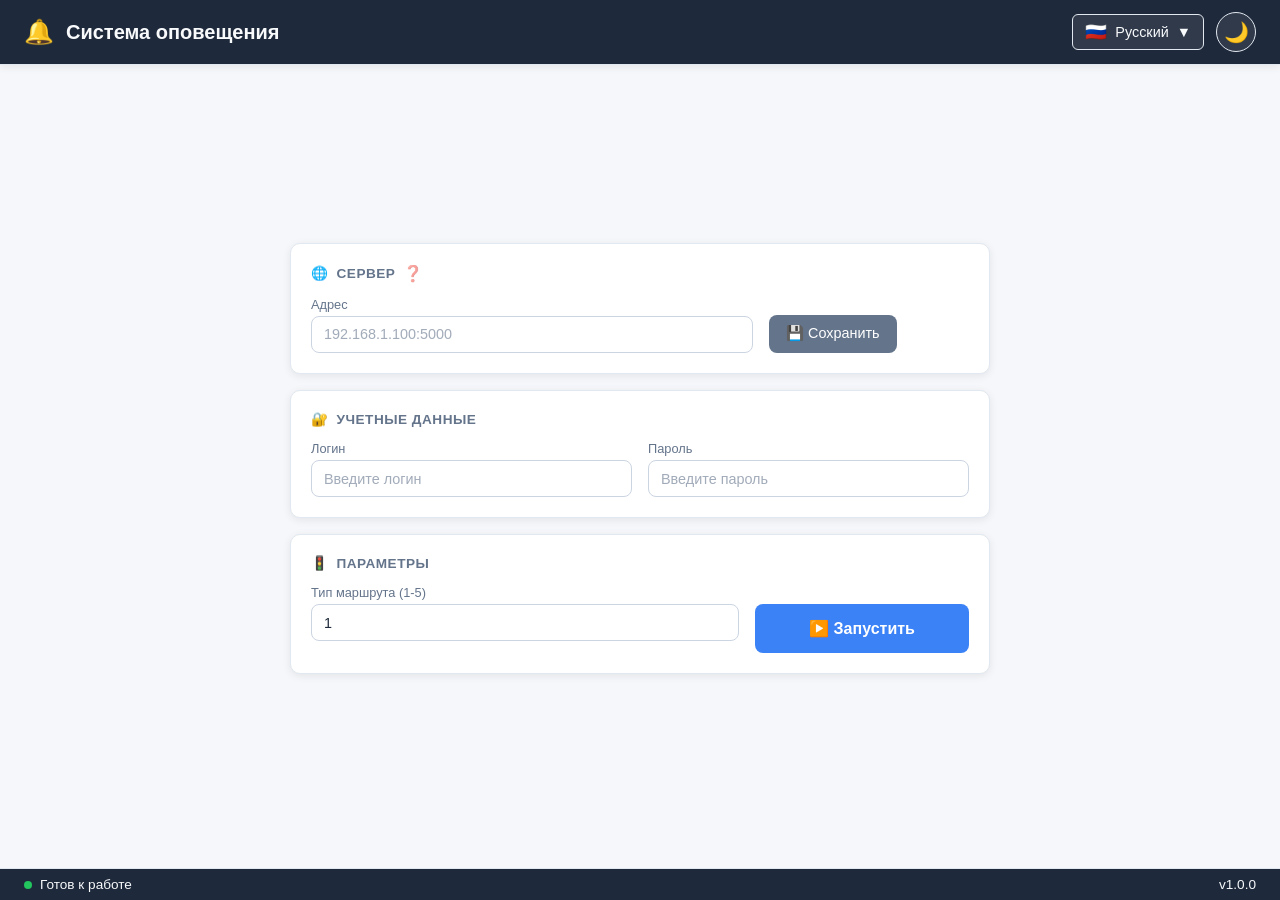
<file: SystemNotificationPersonal.StartappWeb/wwwroot/Pages/index.html>
﻿<!DOCTYPE html>
<html lang="ru">
<head>
    <meta charset="utf-8" />
    <meta name="viewport" content="width=device-width, initial-scale=1.0" />
    <link rel="stylesheet" href="../Styles/index.css">
    <title>Система оповещения</title>
</head>
<body>
    <header class="header">
        <div class="header-left">
            <span class="header-icon">🔔</span>
            <h1 data-i18n="title">Система оповещения</h1>
        </div>
        <div class="header-right">
            <div class="lang-selector">
                <div class="lang-btn" onclick="toggleLangDropdown()">
                    <span class="flag" id="currentLangFlag">🇷🇺</span>
                    <span id="currentLangName">Русский</span>
                    <span>▼</span>
                </div>
                <div class="lang-dropdown" id="langDropdown">
                    <div class="lang-option" onclick="setLanguage('ru')">
                        <span class="flag">🇷🇺</span>
                        <span class="lang-name">Русский</span>
                    </div>
                    <div class="lang-option" onclick="setLanguage('en')">
                        <span class="flag">🇬🇧</span>
                        <span class="lang-name">English</span>
                    </div>
                    <div class="lang-option" onclick="setLanguage('de')">
                        <span class="flag">🇩🇪</span>
                        <span class="lang-name">Deutsch</span>
                    </div>
                    <div class="lang-option" onclick="setLanguage('fr')">
                        <span class="flag">🇫🇷</span>
                        <span class="lang-name">Français</span>
                    </div>
                </div>
            </div>
            <div class="theme-toggle" onclick="toggleTheme()" title="Сменить тему">
                <span class="theme-icon">🌙</span>
            </div>
        </div>
    </header>
    <div class="main">
        <div class="container">
            <div class="card">
                <div class="card-title">
                    <span>🌐</span>
                    <span data-i18n="server">Сервер</span>
                    <span class="help-icon" onclick="showHelp()" title="Справка">❓</span>
                </div>
                <div class="form-row">
                    <div class="form-group" style="flex: 2;">
                        <label data-i18n="address">Адрес</label>
                        <input type="text" id="serverAddress" data-i18n-placeholder="addressPlaceholder" placeholder="192.168.1.100:5000">
                    </div>
                    <div class="form-group" style="flex: 0; display: flex; align-items: flex-end;">
                        <button class="btn btn-secondary" onclick="saveServerAddress()">
                            <span>💾</span>
                            <span data-i18n="save">Сохранить</span>
                        </button>
                    </div>
                </div>
            </div>
            <div class="card">
                <div class="card-title">
                    <span>🔐</span>
                    <span data-i18n="credentials">Учетные данные</span>
                </div>
                <div class="form-row">
                    <div class="form-group">
                        <label data-i18n="login">Логин</label>
                        <input type="text" id="login" data-i18n-placeholder="loginPlaceholder" placeholder="Введите логин">
                    </div>
                    <div class="form-group">
                        <label data-i18n="password">Пароль</label>
                        <input type="password" id="password" data-i18n-placeholder="passwordPlaceholder" placeholder="Введите пароль">
                    </div>
                </div>
            </div>
            <div class="card">
                <div class="card-title">
                    <span>🚦</span>
                    <span data-i18n="parameters">Параметры</span>
                </div>
                <div class="form-row">
                    <div class="form-group">
                        <label data-i18n="routeType">Тип маршрута (1-5)</label>
                        <input type="number" id="routeType" min="1" max="5" value="1">
                    </div>
                    <div class="form-group" style="flex: 0.5;">
                        <label>&nbsp;</label>
                        <button class="btn btn-primary btn-large" id="toggleButton" onclick="toggleNotification()">
                            <span id="btnIcon">▶️</span>
                            <span id="btnText" data-i18n="start">Запустить</span>
                        </button>
                    </div>
                </div>
            </div>
        </div>
    </div>
    <footer class="footer">
        <div class="status">
            <span class="status-dot" id="statusDot"></span>
            <span id="statusText" data-i18n="ready">Готов к работе</span>
        </div>
        <span>v1.0.0</span>
    </footer>
    <div class="toast-container" id="toastContainer"></div>
    <div class="modal" id="helpModal" onclick="if(event.target === this) closeHelpModal()">
        <div class="modal-content">
            <h3 data-i18n="help">ℹ️ Справка</h3>
            <p data-i18n="helpText">URL или IP-адрес сервера для подключения клиента. Определяет куда приложение будет отправлять запросы.</p>
            <p>
                <strong data-i18n="examples">Примеры:</strong><br>
                • 192.168.1.100:5000<br>
                • localhost:5000<br>
                • server.domain.com
            </p>
            <button onclick="closeHelpModal()" data-i18n="understand">Понятно</button>
        </div>
    </div>
    <script src="../Scripts/index.js"></script>
</body>
</html>
</file>
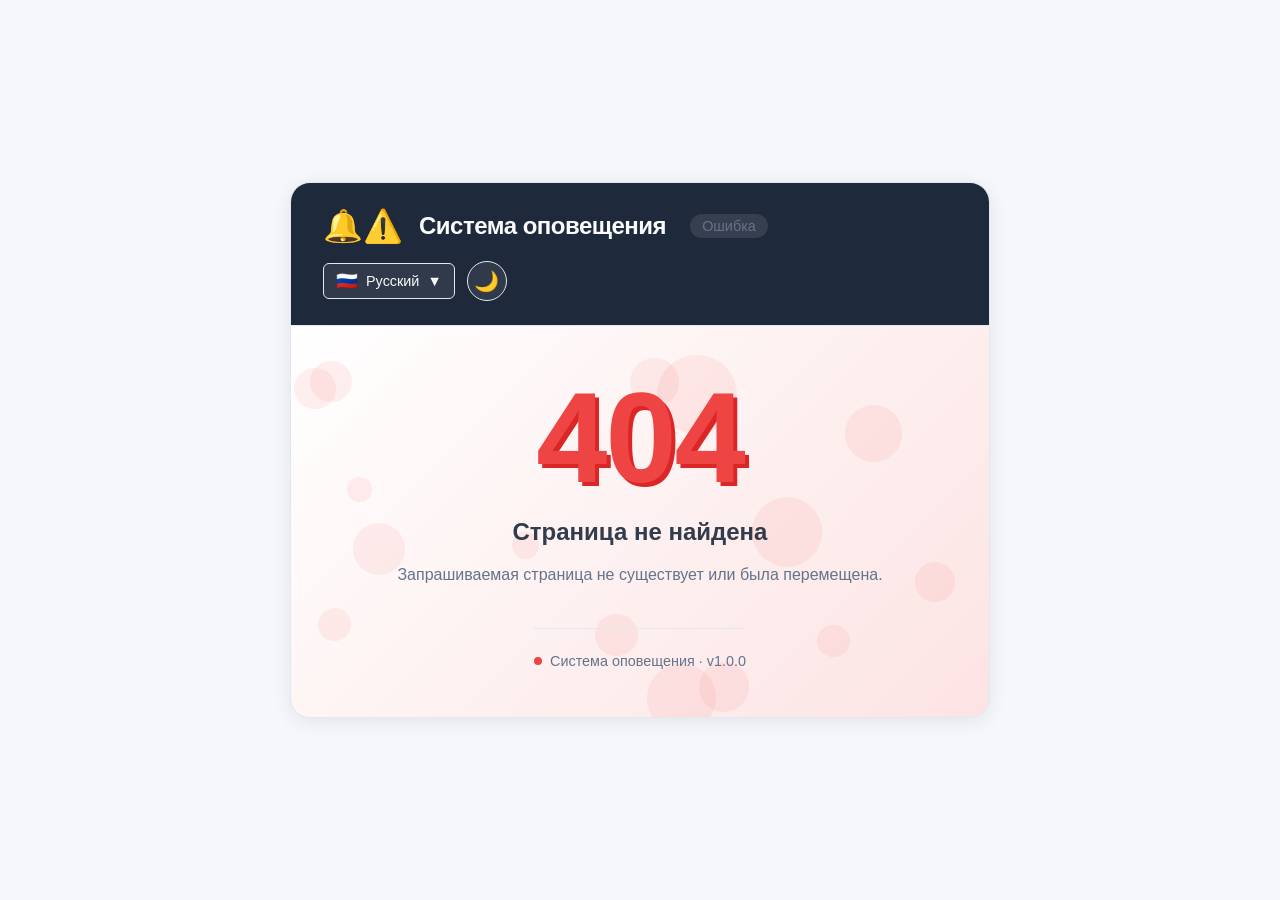
<file: SystemNotificationPersonal.ConfigClientWeb/wwwroot/Pages/ErrorPages/Error404Page.html>
﻿<!DOCTYPE html>
<html lang="ru">
<head>
    <meta charset="UTF-8">
    <meta name="viewport" content="width=device-width, initial-scale=1.0">
    <link rel="stylesheet" href="../../Styles/ErrorPage.css">
    <title>Система оповещения · 404</title>
</head>
<body>
    <div class="error-container">
        <div class="brand-header">
            <div class="logo-area">
                <div class="logo-icon">🔔⚠️</div>
                <div class="brand-title" data-i18n="title">Система оповещения</div>
                <div class="brand-sub" data-i18n="error">Ошибка</div>
            </div>
            <div class="header-right">
                <div class="lang-selector">
                    <div class="lang-btn" onclick="toggleLangDropdown()">
                        <span class="flag" id="currentLangFlag">🇷🇺</span>
                        <span id="currentLangName">Русский</span>
                        <span>▼</span>
                    </div>
                    <div class="lang-dropdown" id="langDropdown">
                        <div class="lang-option" onclick="setLanguage('ru')">
                            <span class="flag">🇷🇺</span>
                            <span class="lang-name">Русский</span>
                        </div>
                        <div class="lang-option" onclick="setLanguage('en')">
                            <span class="flag">🇬🇧</span>
                            <span class="lang-name">English</span>
                        </div>
                        <div class="lang-option" onclick="setLanguage('de')">
                            <span class="flag">🇩🇪</span>
                            <span class="lang-name">Deutsch</span>
                        </div>
                        <div class="lang-option" onclick="setLanguage('fr')">
                            <span class="flag">🇫🇷</span>
                            <span class="lang-name">Français</span>
                        </div>
                    </div>
                </div>
                <div class="theme-toggle" onclick="toggleTheme()" title="Сменить тему">
                    <span class="theme-icon">🌙</span>
                </div>
            </div>
        </div>

        <div class="error-main">
            <div class="error-bg-particles" id="particlesContainer"></div>

            <div class="error-code-wrapper">
                <div class="error-glitch">404</div>
                <div class="error-subtitle" data-i18n="notFound">Страница не найдена</div>
                <div class="error-message" data-i18n="message">
                    Запрашиваемая страница не существует или была перемещена.
                </div>
            </div>

            <div class="footer-note">
                <div class="status-msg">
                    <span class="status-dot"></span>
                    <span>Система оповещения · v1.0.0</span>
                </div>
            </div>
        </div>
    </div>

    <script>
        (function () {
            const translations = {
                ru: {
                    title: 'Система оповещения',
                    error: 'Ошибка',
                    notFound: 'Страница не найдена',
                    message: 'Запрашиваемая страница не существует или была перемещена.'
                },
                en: {
                    title: 'Notification System',
                    error: 'Error',
                    notFound: 'Page not found',
                    message: 'The requested page does not exist or has been moved.'
                },
                de: {
                    title: 'Benachrichtigungssystem',
                    error: 'Fehler',
                    notFound: 'Seite nicht gefunden',
                    message: 'Die angeforderte Seite existiert nicht oder wurde verschoben.'
                },
                fr: {
                    title: 'Système de notification',
                    error: 'Erreur',
                    notFound: 'Page non trouvée',
                    message: 'La page demandée n\'existe pas ou a été déplacée.'
                }
            };
            const flags = { ru: '🇷🇺', en: '🇬🇧', de: '🇩🇪', fr: '🇫🇷' };
            const langNames = { ru: 'Русский', en: 'English', de: 'Deutsch', fr: 'Français' };
            const state = {
                theme: localStorage.getItem('theme') || 'light',
                language: localStorage.getItem('language') || 'ru'
            };

            const elements = {
                langDropdown: document.getElementById('langDropdown'),
                currentLangFlag: document.getElementById('currentLangFlag'),
                currentLangName: document.getElementById('currentLangName')
            };
            applyTheme(state.theme);
            applyLanguage(state.language);
            document.addEventListener('click', (e) => {
                if (!e.target.closest('.lang-selector')) {
                    elements.langDropdown.classList.remove('show');
                }
            });
            const particlesContainer = document.getElementById('particlesContainer');
            if (particlesContainer) {
                for (let i = 0; i < 15; i++) {
                    const particle = document.createElement('div');
                    particle.className = 'particle';
                    const size = Math.random() * 60 + 20;
                    particle.style.width = size + 'px';
                    particle.style.height = size + 'px';
                    particle.style.left = Math.random() * 100 + '%';
                    particle.style.top = Math.random() * 100 + '%';
                    particle.style.animationDelay = Math.random() * 8 + 's';
                    particle.style.animationDuration = (Math.random() * 6 + 6) + 's';
                    particlesContainer.appendChild(particle);
                }
            }
            const errorBadge = document.querySelector('.error-badge');
            if (errorBadge) {
                setInterval(() => {
                    errorBadge.style.transition = '0.2s';
                    errorBadge.style.opacity = '0.7';
                    errorBadge.style.transform = 'scale(0.98)';
                    setTimeout(() => {
                        errorBadge.style.opacity = '1';
                        errorBadge.style.transform = 'scale(1)';
                    }, 200);
                }, 4000);
            }
            window.toggleTheme = function () {
                state.theme = state.theme === 'light' ? 'dark' : 'light';
                applyTheme(state.theme);
                localStorage.setItem('theme', state.theme);
            };
            function applyTheme(theme) {
                document.body.setAttribute('data-theme', theme);
                const icon = document.querySelector('.theme-icon');
                if (icon) {
                    icon.textContent = theme === 'light' ? '🌙' : '☀️';
                }
            }
            window.toggleLangDropdown = function () {
                elements.langDropdown.classList.toggle('show');
            };
            window.setLanguage = function (lang) {
                state.language = lang;
                applyLanguage(lang);
                localStorage.setItem('language', lang);
                elements.langDropdown.classList.remove('show');
                elements.currentLangFlag.textContent = flags[lang];
                elements.currentLangName.textContent = langNames[lang];
            };
            function applyLanguage(lang) {
                document.documentElement.lang = lang;

                document.querySelectorAll('[data-i18n]').forEach(el => {
                    const key = el.getAttribute('data-i18n');
                    if (translations[lang]?.[key]) {
                        el.textContent = translations[lang][key];
                    }
                });
                elements.currentLangFlag.textContent = flags[lang];
                elements.currentLangName.textContent = langNames[lang];
            }
        })();
    </script>
</body>
</html>
</file>
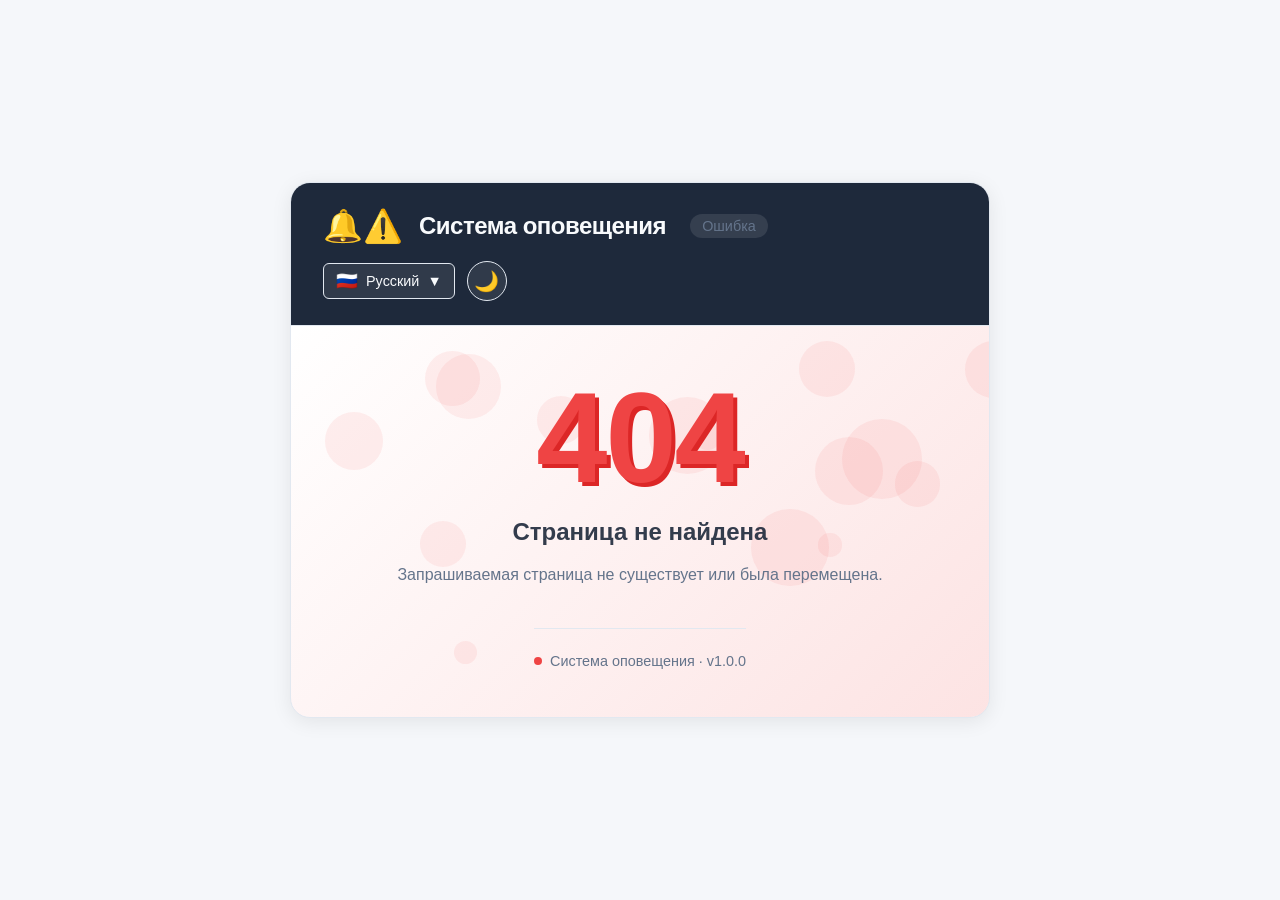
<file: SystemNotificationPersonal.ConfigServerWeb/wwwroot/Pages/ErrorPages/Error404Page.html>
﻿<!DOCTYPE html>
<html lang="ru">
<head>
    <meta charset="UTF-8">
    <meta name="viewport" content="width=device-width, initial-scale=1.0">
    <link rel="stylesheet" href="../../Styles/ErrorPage.css">
    <title>Система оповещения · 404</title>
</head>
<body>
    <div class="error-container">
        <div class="brand-header">
            <div class="logo-area">
                <div class="logo-icon">🔔⚠️</div>
                <div class="brand-title" data-i18n="title">Система оповещения</div>
                <div class="brand-sub" data-i18n="error">Ошибка</div>
            </div>
            <div class="header-right">
                <div class="lang-selector">
                    <div class="lang-btn" onclick="toggleLangDropdown()">
                        <span class="flag" id="currentLangFlag">🇷🇺</span>
                        <span id="currentLangName">Русский</span>
                        <span>▼</span>
                    </div>
                    <div class="lang-dropdown" id="langDropdown">
                        <div class="lang-option" onclick="setLanguage('ru')">
                            <span class="flag">🇷🇺</span>
                            <span class="lang-name">Русский</span>
                        </div>
                        <div class="lang-option" onclick="setLanguage('en')">
                            <span class="flag">🇬🇧</span>
                            <span class="lang-name">English</span>
                        </div>
                        <div class="lang-option" onclick="setLanguage('de')">
                            <span class="flag">🇩🇪</span>
                            <span class="lang-name">Deutsch</span>
                        </div>
                        <div class="lang-option" onclick="setLanguage('fr')">
                            <span class="flag">🇫🇷</span>
                            <span class="lang-name">Français</span>
                        </div>
                    </div>
                </div>
                <div class="theme-toggle" onclick="toggleTheme()" title="Сменить тему">
                    <span class="theme-icon">🌙</span>
                </div>
            </div>
        </div>
        <div class="error-main">
            <div class="error-bg-particles" id="particlesContainer"></div>
            <div class="error-code-wrapper">
                <div class="error-glitch">404</div>
                <div class="error-subtitle" data-i18n="notFound">Страница не найдена</div>
                <div class="error-message" data-i18n="message">
                    Запрашиваемая страница не существует или была перемещена.
                </div>
            </div>
            <div class="footer-note">
                <div class="status-msg">
                    <span class="status-dot"></span>
                    <span>Система оповещения · v1.0.0</span>
                </div>
            </div>
        </div>
    </div>
    <script>
        (function () {
            const translations = {
                ru: {
                    title: 'Система оповещения',
                    error: 'Ошибка',
                    notFound: 'Страница не найдена',
                    message: 'Запрашиваемая страница не существует или была перемещена.'
                },
                en: {
                    title: 'Notification System',
                    error: 'Error',
                    notFound: 'Page not found',
                    message: 'The requested page does not exist or has been moved.'
                },
                de: {
                    title: 'Benachrichtigungssystem',
                    error: 'Fehler',
                    notFound: 'Seite nicht gefunden',
                    message: 'Die angeforderte Seite existiert nicht oder wurde verschoben.'
                },
                fr: {
                    title: 'Système de notification',
                    error: 'Erreur',
                    notFound: 'Page non trouvée',
                    message: 'La page demandée n\'existe pas ou a été déplacée.'
                }
            };
            const flags = { ru: '🇷🇺', en: '🇬🇧', de: '🇩🇪', fr: '🇫🇷' };
            const langNames = { ru: 'Русский', en: 'English', de: 'Deutsch', fr: 'Français' };
            const state = {
                theme: localStorage.getItem('theme') || 'light',
                language: localStorage.getItem('language') || 'ru'
            };

            const elements = {
                langDropdown: document.getElementById('langDropdown'),
                currentLangFlag: document.getElementById('currentLangFlag'),
                currentLangName: document.getElementById('currentLangName')
            };
            applyTheme(state.theme);
            applyLanguage(state.language);
            document.addEventListener('click', (e) => {
                if (!e.target.closest('.lang-selector')) {
                    elements.langDropdown.classList.remove('show');
                }
            });
            const particlesContainer = document.getElementById('particlesContainer');
            if (particlesContainer) {
                for (let i = 0; i < 15; i++) {
                    const particle = document.createElement('div');
                    particle.className = 'particle';
                    const size = Math.random() * 60 + 20;
                    particle.style.width = size + 'px';
                    particle.style.height = size + 'px';
                    particle.style.left = Math.random() * 100 + '%';
                    particle.style.top = Math.random() * 100 + '%';
                    particle.style.animationDelay = Math.random() * 8 + 's';
                    particle.style.animationDuration = (Math.random() * 6 + 6) + 's';
                    particlesContainer.appendChild(particle);
                }
            }
            const errorBadge = document.querySelector('.error-badge');
            if (errorBadge) {
                setInterval(() => {
                    errorBadge.style.transition = '0.2s';
                    errorBadge.style.opacity = '0.7';
                    errorBadge.style.transform = 'scale(0.98)';
                    setTimeout(() => {
                        errorBadge.style.opacity = '1';
                        errorBadge.style.transform = 'scale(1)';
                    }, 200);
                }, 4000);
            }
            window.toggleTheme = function () {
                state.theme = state.theme === 'light' ? 'dark' : 'light';
                applyTheme(state.theme);
                localStorage.setItem('theme', state.theme);
            };
            function applyTheme(theme) {
                document.body.setAttribute('data-theme', theme);
                const icon = document.querySelector('.theme-icon');
                if (icon) {
                    icon.textContent = theme === 'light' ? '🌙' : '☀️';
                }
            }
            window.toggleLangDropdown = function () {
                elements.langDropdown.classList.toggle('show');
            };
            window.setLanguage = function (lang) {
                state.language = lang;
                applyLanguage(lang);
                localStorage.setItem('language', lang);
                elements.langDropdown.classList.remove('show');
                elements.currentLangFlag.textContent = flags[lang];
                elements.currentLangName.textContent = langNames[lang];
            };
            function applyLanguage(lang) {
                document.documentElement.lang = lang;

                document.querySelectorAll('[data-i18n]').forEach(el => {
                    const key = el.getAttribute('data-i18n');
                    if (translations[lang]?.[key]) {
                        el.textContent = translations[lang][key];
                    }
                });
                elements.currentLangFlag.textContent = flags[lang];
                elements.currentLangName.textContent = langNames[lang];
            }
        })();
    </script>
</body>
</html>
</file>
<file: SystemNotificationPersonal.StartappWeb/wwwroot/Styles/index.css>
﻿* {
    margin: 0;
    padding: 0;
    box-sizing: border-box;
    transition: background-color 0.3s, color 0.3s, border-color 0.3s;
}

:root {
    --bg: #f5f7fa;
    --card-bg: #ffffff;
    --text: #1e293b;
    --text-secondary: #64748b;
    --border: #e2e8f0;
    --input-bg: #ffffff;
    --input-border: #cbd5e1;
    --input-focus: #3b82f6;
    --btn-primary: #3b82f6;
    --btn-primary-hover: #2563eb;
    --btn-secondary: #64748b;
    --btn-secondary-hover: #475569;
    --btn-stop: #ef4444;
    --btn-stop-hover: #dc2626;
    --header-bg: #1e293b;
    --header-text: #f8fafc;
    --footer-bg: #1e293b;
    --footer-text: #f8fafc;
    --success: #22c55e;
    --shadow: 0 2px 8px rgba(0,0,0,0.08);
    --dropdown-bg: #ffffff;
    --dropdown-hover: #f1f5f9;
}

[data-theme="dark"] {
    --bg: #0f1419;
    --card-bg: #1a242b;
    --text: #e6edf3;
    --text-secondary: #8b9aab;
    --border: #2d3a45;
    --input-bg: #1a242b;
    --input-border: #3a4a58;
    --input-focus: #58a6ff;
    --btn-primary: #238636;
    --btn-primary-hover: #2ea043;
    --btn-secondary: #3a4a58;
    --btn-secondary-hover: #4a5d6e;
    --btn-stop: #da3633;
    --btn-stop-hover: #f85149;
    --header-bg: #161e26;
    --header-text: #e6edf3;
    --footer-bg: #161e26;
    --footer-text: #e6edf3;
    --success: #238636;
    --shadow: 0 2px 8px rgba(0,0,0,0.4);
    --dropdown-bg: #1a242b;
    --dropdown-hover: #2d3a45;
}

body {
    font-family: -apple-system, BlinkMacSystemFont, 'Segoe UI', Roboto, sans-serif;
    background: var(--bg);
    color: var(--text);
    height: 100vh;
    display: flex;
    flex-direction: column;
    overflow: hidden;
}

.header {
    background: var(--header-bg);
    color: var(--header-text);
    padding: 0.75rem 1.5rem;
    display: flex;
    align-items: center;
    justify-content: space-between;
    box-shadow: var(--shadow);
    flex-shrink: 0;
    border-bottom: 1px solid var(--border);
}

.header-left {
    display: flex;
    align-items: center;
    gap: 0.75rem;
}

.header-icon {
    font-size: 1.5rem;
}

.header h1 {
    font-size: 1.25rem;
    font-weight: 600;
}

.header-right {
    display: flex;
    align-items: center;
    gap: 0.75rem;
}

.lang-selector {
    position: relative;
}

.lang-btn {
    cursor: pointer;
    padding: 0.4rem 0.75rem;
    border-radius: 6px;
    background: rgba(255,255,255,0.08);
    border: 1px solid var(--border);
    color: var(--header-text);
    font-size: 0.9rem;
    display: flex;
    align-items: center;
    gap: 0.5rem;
    min-width: 70px;
    justify-content: center;
}

.lang-btn:hover {
    background: rgba(255,255,255,0.15);
}

.lang-btn .flag {
    font-size: 1.1rem;
}

.lang-dropdown {
    position: absolute;
    top: 100%;
    right: 0;
    margin-top: 0.25rem;
    background: var(--dropdown-bg);
    border: 1px solid var(--border);
    border-radius: 6px;
    box-shadow: var(--shadow);
    display: none;
    z-index: 100;
    min-width: 160px;
    overflow: hidden;
}

.lang-dropdown.show {
    display: block;
}

.lang-option {
    padding: 0.6rem 1rem;
    cursor: pointer;
    color: var(--text);
    font-size: 0.9rem;
    display: flex;
    align-items: center;
    gap: 0.75rem;
    transition: background 0.2s;
}

.lang-option:hover {
    background: var(--dropdown-hover);
}

.lang-option .flag {
    font-size: 1.2rem;
    width: 24px;
    text-align: center;
}

.lang-option .lang-name {
    flex: 1;
}

.theme-toggle {
    cursor: pointer;
    font-size: 1.25rem;
    padding: 0.4rem;
    border-radius: 50%;
    background: rgba(255,255,255,0.08);
    width: 2.5rem;
    height: 2.5rem;
    display: flex;
    align-items: center;
    justify-content: center;
    border: 1px solid var(--border);
}

.theme-toggle:hover {
    background: rgba(255,255,255,0.15);
}

.main {
    flex: 1;
    display: flex;
    align-items: center;
    justify-content: center;
    padding: 1rem;
    overflow-y: auto;
}

.container {
    max-width: 700px;
    width: 100%;
}

.card {
    background: var(--card-bg);
    border-radius: 10px;
    padding: 1.25rem;
    margin-bottom: 1rem;
    box-shadow: var(--shadow);
    border: 1px solid var(--border);
}

.card-title {
    font-size: 0.85rem;
    font-weight: 600;
    text-transform: uppercase;
    letter-spacing: 0.5px;
    color: var(--text-secondary);
    margin-bottom: 0.875rem;
    display: flex;
    align-items: center;
    gap: 0.5rem;
}

.form-row {
    display: flex;
    gap: 1rem;
    flex-wrap: wrap;
}

.form-group {
    flex: 1;
    min-width: 200px;
}

label {
    display: block;
    font-size: 0.8rem;
    font-weight: 500;
    margin-bottom: 0.25rem;
    color: var(--text-secondary);
}

input {
    width: 100%;
    padding: 0.6rem 0.75rem;
    border: 1px solid var(--input-border);
    border-radius: 8px;
    font-size: 0.9rem;
    background: var(--input-bg);
    color: var(--text);
    outline: none;
}

input:focus {
    border-color: var(--input-focus);
    box-shadow: 0 0 0 3px rgba(88, 166, 255, 0.15);
}

input::placeholder {
    color: var(--text-secondary);
    opacity: 0.6;
}

.help-icon {
    cursor: help;
    font-size: 1rem;
    opacity: 0.5;
}

.help-icon:hover {
    opacity: 0.8;
}

.btn {
    padding: 0.6rem 1rem;
    border: none;
    border-radius: 8px;
    font-size: 0.9rem;
    font-weight: 500;
    cursor: pointer;
    transition: all 0.2s;
    white-space: nowrap;
    border: 1px solid transparent;
}

.btn-primary {
    background: var(--btn-primary);
    color: white;
}

.btn-primary:hover:not(:disabled) {
    background: var(--btn-primary-hover);
    transform: translateY(-1px);
}

.btn-secondary {
    background: var(--btn-secondary);
    color: white;
}

.btn-secondary:hover:not(:disabled) {
    background: var(--btn-secondary-hover);
    transform: translateY(-1px);
}

.btn-stop {
    background: var(--btn-stop);
    color: white;
}

.btn-stop:hover:not(:disabled) {
    background: var(--btn-stop-hover);
    transform: translateY(-1px);
}

.btn-large {
    width: 100%;
    padding: 0.875rem;
    font-size: 1rem;
    font-weight: 600;
}

.btn:disabled {
    opacity: 0.6;
    cursor: not-allowed;
    transform: none !important;
}

.footer {
    background: var(--footer-bg);
    color: var(--footer-text);
    padding: 0.5rem 1.5rem;
    display: flex;
    align-items: center;
    justify-content: space-between;
    font-size: 0.85rem;
    flex-shrink: 0;
    border-top: 1px solid var(--border);
}

.status {
    display: flex;
    align-items: center;
    gap: 0.5rem;
}

.status-dot {
    width: 8px;
    height: 8px;
    border-radius: 50%;
    background: var(--success);
    animation: pulse 2s infinite;
}

.status-dot.inactive {
    background: var(--text-secondary);
    animation: none;
    opacity: 0.6;
}

@keyframes pulse {
    0%, 100% {
        opacity: 1;
    }

    50% {
        opacity: 0.5;
    }
}

.toast-container {
    position: fixed;
    top: 70px;
    right: 15px;
    z-index: 1000;
    max-width: 300px;
}

.toast {
    padding: 0.75rem 1rem;
    border-radius: 8px;
    color: white;
    font-size: 0.85rem;
    margin-bottom: 0.5rem;
    box-shadow: var(--shadow);
    animation: slideIn 0.3s;
    display: flex;
    align-items: center;
    gap: 0.5rem;
    border: 1px solid rgba(255,255,255,0.1);
}

@keyframes slideIn {
    from {
        opacity: 0;
        transform: translateX(50px);
    }

    to {
        opacity: 1;
        transform: translateX(0);
    }
}

.toast-success {
    background: var(--success);
}

.toast-error {
    background: #da3633;
}

.toast-warning {
    background: #d29922;
    color: #000;
}

.toast-info {
    background: #58a6ff;
}

.modal {
    position: fixed;
    top: 0;
    left: 0;
    right: 0;
    bottom: 0;
    background: rgba(0,0,0,0.6);
    display: none;
    align-items: center;
    justify-content: center;
    z-index: 999;
    backdrop-filter: blur(4px);
}

.modal-content {
    background: var(--card-bg);
    padding: 1.5rem;
    border-radius: 12px;
    max-width: 400px;
    box-shadow: var(--shadow);
    border: 1px solid var(--border);
}

.modal-content h3 {
    margin-bottom: 1rem;
    color: var(--text);
}

.modal-content p {
    margin-bottom: 1rem;
    color: var(--text-secondary);
    font-size: 0.9rem;
}

.modal-content button {
    padding: 0.6rem 1.5rem;
    background: var(--btn-primary);
    color: white;
    border: none;
    border-radius: 6px;
    cursor: pointer;
    font-weight: 500;
}

.spinner {
    display: inline-block;
    width: 1rem;
    height: 1rem;
    border: 2px solid rgba(255,255,255,0.3);
    border-top-color: white;
    border-radius: 50%;
    animation: spin 0.8s linear infinite;
}

@keyframes spin {
    to {
        transform: rotate(360deg);
    }
}

@media (max-width: 600px) {
    .header h1 {
        font-size: 1rem;
    }

    .container {
        padding: 0;
    }

    .card {
        padding: 1rem;
    }

    .form-row {
        flex-direction: column;
        gap: 0.75rem;
    }

    .lang-btn span:not(.flag) {
        display: none;
    }

    .lang-btn {
        min-width: 50px;
    }
}
</file>
<file: SystemNotificationPersonal.ConfigClientWeb/wwwroot/Styles/ErrorPage.css>
﻿* {
    margin: 0;
    padding: 0;
    box-sizing: border-box;
    transition: background-color 0.3s, color 0.3s, border-color 0.3s;
}
:root {
    --bg: #f5f7fa;
    --card-bg: #ffffff;
    --text: #1e293b;
    --text-secondary: #64748b;
    --border: #e2e8f0;
    --header-bg: #1e293b;
    --header-text: #f8fafc;
    --error-primary: #ef4444;
    --error-secondary: #dc2626;
    --shadow: 0 4px 20px rgba(0,0,0,0.08);
    --glow: rgba(239, 68, 68, 0.15);
    --dropdown-bg: #ffffff;
    --dropdown-hover: #f1f5f9;
}
[data-theme="dark"] {
    --bg: #0f1419;
    --card-bg: #1a242b;
    --text: #e6edf3;
    --text-secondary: #8b9aab;
    --border: #2d3a45;
    --header-bg: #161e26;
    --header-text: #e6edf3;
    --error-primary: #da3633;
    --error-secondary: #f85149;
    --shadow: 0 4px 20px rgba(0,0,0,0.4);
    --glow: rgba(218, 54, 51, 0.2);
    --dropdown-bg: #1a242b;
    --dropdown-hover: #2d3a45;
}
body {
    font-family: -apple-system, BlinkMacSystemFont, 'Segoe UI', Roboto, sans-serif;
    background: var(--bg);
    color: var(--text);
    min-height: 100vh;
    display: flex;
    align-items: center;
    justify-content: center;
    padding: 1.5rem;
    margin: 0;
}
.error-container {
    max-width: 700px;
    width: 100%;
    background: var(--card-bg);
    border-radius: 20px;
    box-shadow: var(--shadow);
    border: 1px solid var(--border);
    overflow: hidden;
    animation: fadeInUp 0.5s ease;
}
@keyframes fadeInUp {
    from {
        opacity: 0;
        transform: translateY(30px);
    }

    to {
        opacity: 1;
        transform: translateY(0);
    }
}
.brand-header {
    background: var(--header-bg);
    padding: 1.5rem 2rem;
    display: flex;
    align-items: center;
    justify-content: space-between;
    flex-wrap: wrap;
    gap: 1rem;
    border-bottom: 1px solid var(--border);
}
.logo-area {
    display: flex;
    align-items: center;
    gap: 1rem;
    flex-wrap: wrap;
}
.logo-icon {
    font-size: 2rem;
    animation: pulse 2s infinite;
}
@keyframes pulse {
    0%, 100% {
        transform: scale(1);
    }

    50% {
        transform: scale(1.05);
    }
}
.brand-title {
    font-size: 1.5rem;
    font-weight: 700;
    color: var(--header-text);
    letter-spacing: -0.5px;
}
.brand-sub {
    font-size: 0.9rem;
    color: var(--text-secondary);
    background: rgba(255,255,255,0.1);
    padding: 0.25rem 0.75rem;
    border-radius: 20px;
    margin-left: 0.5rem;
}
.header-right {
    display: flex;
    align-items: center;
    gap: 0.75rem;
}
.lang-selector {
    position: relative;
}
.lang-btn {
    cursor: pointer;
    padding: 0.4rem 0.75rem;
    border-radius: 6px;
    background: rgba(255,255,255,0.08);
    border: 1px solid var(--border);
    color: var(--header-text);
    font-size: 0.9rem;
    display: flex;
    align-items: center;
    gap: 0.5rem;
    min-width: 70px;
    justify-content: center;
}
.lang-btn:hover {
    background: rgba(255,255,255,0.15);
}
.lang-btn .flag {
    font-size: 1.1rem;
}
.lang-dropdown {
    position: absolute;
    top: 100%;
    right: 0;
    margin-top: 0.25rem;
    background: var(--dropdown-bg);
    border: 1px solid var(--border);
    border-radius: 6px;
    box-shadow: var(--shadow);
    display: none;
    z-index: 100;
    min-width: 160px;
    overflow: hidden;
}
.lang-dropdown.show {
    display: block;
}
.lang-option {
    padding: 0.6rem 1rem;
    cursor: pointer;
    color: var(--text);
    font-size: 0.9rem;
    display: flex;
    align-items: center;
    gap: 0.75rem;
    transition: background 0.2s;
}
.lang-option:hover {
    background: var(--dropdown-hover);
}
.lang-option .flag {
    font-size: 1.2rem;
    width: 24px;
    text-align: center;
}
.lang-option .lang-name {
    flex: 1;
}
.error-badge {
    background: var(--error-primary);
    color: white;
    padding: 0.5rem 1.25rem;
    border-radius: 30px;
    font-weight: 600;
    font-size: 1rem;
    box-shadow: 0 0 20px var(--glow);
    animation: badgeGlow 4s infinite;
    border: 1px solid rgba(255,255,255,0.1);
}
@keyframes badgeGlow {
    0%, 100% {
        box-shadow: 0 0 20px var(--glow);
    }
    50% {
        box-shadow: 0 0 30px var(--glow), 0 0 10px var(--error-primary);
    }
}
.error-main {
    padding: 3rem 2rem;
    text-align: center;
    position: relative;
    min-height: 350px;
    display: flex;
    flex-direction: column;
    align-items: center;
    justify-content: center;
    background: linear-gradient(135deg, transparent 0%, var(--glow) 100%);
}
.error-bg-particles {
    position: absolute;
    top: 0;
    left: 0;
    right: 0;
    bottom: 0;
    overflow: hidden;
    pointer-events: none;
}
.particle {
    position: absolute;
    background: var(--error-primary);
    opacity: 0.08;
    border-radius: 50%;
    animation: float 8s infinite ease-in-out;
}
@keyframes float {
    0%, 100% {
        transform: translateY(0) rotate(0deg);
    }
    33% {
        transform: translateY(-20px) rotate(120deg);
    }
    66% {
        transform: translateY(10px) rotate(240deg);
    }
}
.error-code-wrapper {
    position: relative;
    z-index: 2;
}
.error-glitch {
    font-size: 8rem;
    font-weight: 800;
    color: var(--error-primary);
    line-height: 1;
    text-shadow: 4px 4px 0 var(--error-secondary);
    animation: glitch 3s infinite;
    letter-spacing: -2px;
}
@keyframes glitch {
    0%, 100% {
        transform: skew(0deg, 0deg);
        opacity: 1;
    }
    95% {
        transform: skew(0deg, 0deg);
        opacity: 1;
    }
    96% {
        transform: skew(2deg, 1deg);
        opacity: 0.9;
    }
    97% {
        transform: skew(-2deg, -1deg);
        opacity: 1;
    }
    98% {
        transform: skew(3deg, -1deg);
        opacity: 0.95;
    }
    99% {
        transform: skew(-3deg, 1deg);
        opacity: 1;
    }
}
.error-subtitle {
    font-size: 1.5rem;
    font-weight: 600;
    color: var(--text);
    margin-top: 1rem;
    opacity: 0.9;
}
.error-message {
    font-size: 1rem;
    color: var(--text-secondary);
    margin-top: 1rem;
    max-width: 500px;
    line-height: 1.6;
}
.footer-note {
    margin-top: 2.5rem;
    padding-top: 1.5rem;
    border-top: 1px solid var(--border);
    text-align: center;
    position: relative;
    z-index: 2;
}
.status-msg {
    color: var(--text-secondary);
    font-size: 0.9rem;
    display: flex;
    align-items: center;
    justify-content: center;
    gap: 0.5rem;
}
.status-dot {
    width: 8px;
    height: 8px;
    border-radius: 50%;
    background: var(--error-primary);
    animation: pulse 2s infinite;
}
.theme-toggle {
    cursor: pointer;
    font-size: 1.25rem;
    padding: 0.4rem;
    border-radius: 50%;
    background: rgba(255,255,255,0.08);
    width: 2.5rem;
    height: 2.5rem;
    display: flex;
    align-items: center;
    justify-content: center;
    border: 1px solid var(--border);
    color: var(--header-text);
}

.theme-toggle:hover {
    background: rgba(255,255,255,0.15);
}

@media (max-width: 600px) {
    .error-container {
        border-radius: 16px;
    }
    .brand-header {
        padding: 1rem 1.5rem;
    }
    .brand-title {
        font-size: 1.2rem;
    }
    .error-glitch {
        font-size: 5rem;
    }
    .error-subtitle {
        font-size: 1.2rem;
    }
    .error-main {
        padding: 2rem 1.5rem;
        min-height: 300px;
    }
    .lang-btn span:not(.flag) {
        display: none;
    }
    .lang-btn {
        min-width: 50px;
    }
}
</file>
<file: SystemNotificationPersonal.ConfigServerWeb/wwwroot/Styles/ErrorPage.css>
﻿* {
    margin: 0;
    padding: 0;
    box-sizing: border-box;
    transition: background-color 0.3s, color 0.3s, border-color 0.3s;
}
:root {
    --bg: #f5f7fa;
    --card-bg: #ffffff;
    --text: #1e293b;
    --text-secondary: #64748b;
    --border: #e2e8f0;
    --header-bg: #1e293b;
    --header-text: #f8fafc;
    --error-primary: #ef4444;
    --error-secondary: #dc2626;
    --shadow: 0 4px 20px rgba(0,0,0,0.08);
    --glow: rgba(239, 68, 68, 0.15);
    --dropdown-bg: #ffffff;
    --dropdown-hover: #f1f5f9;
}
[data-theme="dark"] {
    --bg: #0f1419;
    --card-bg: #1a242b;
    --text: #e6edf3;
    --text-secondary: #8b9aab;
    --border: #2d3a45;
    --header-bg: #161e26;
    --header-text: #e6edf3;
    --error-primary: #da3633;
    --error-secondary: #f85149;
    --shadow: 0 4px 20px rgba(0,0,0,0.4);
    --glow: rgba(218, 54, 51, 0.2);
    --dropdown-bg: #1a242b;
    --dropdown-hover: #2d3a45;
}
body {
    font-family: -apple-system, BlinkMacSystemFont, 'Segoe UI', Roboto, sans-serif;
    background: var(--bg);
    color: var(--text);
    min-height: 100vh;
    display: flex;
    align-items: center;
    justify-content: center;
    padding: 1.5rem;
    margin: 0;
}
.error-container {
    max-width: 700px;
    width: 100%;
    background: var(--card-bg);
    border-radius: 20px;
    box-shadow: var(--shadow);
    border: 1px solid var(--border);
    overflow: hidden;
    animation: fadeInUp 0.5s ease;
}
@keyframes fadeInUp {
    from {
        opacity: 0;
        transform: translateY(30px);
    }
    to {
        opacity: 1;
        transform: translateY(0);
    }
}
.brand-header {
    background: var(--header-bg);
    padding: 1.5rem 2rem;
    display: flex;
    align-items: center;
    justify-content: space-between;
    flex-wrap: wrap;
    gap: 1rem;
    border-bottom: 1px solid var(--border);
}
.logo-area {
    display: flex;
    align-items: center;
    gap: 1rem;
    flex-wrap: wrap;
}
.logo-icon {
    font-size: 2rem;
    animation: pulse 2s infinite;
}
@keyframes pulse {
    0%, 100% {
        transform: scale(1);
    }
    50% {
        transform: scale(1.05);
    }
}
.brand-title {
    font-size: 1.5rem;
    font-weight: 700;
    color: var(--header-text);
    letter-spacing: -0.5px;
}
.brand-sub {
    font-size: 0.9rem;
    color: var(--text-secondary);
    background: rgba(255,255,255,0.1);
    padding: 0.25rem 0.75rem;
    border-radius: 20px;
    margin-left: 0.5rem;
}
.header-right {
    display: flex;
    align-items: center;
    gap: 0.75rem;
}
.lang-selector {
    position: relative;
}
.lang-btn {
    cursor: pointer;
    padding: 0.4rem 0.75rem;
    border-radius: 6px;
    background: rgba(255,255,255,0.08);
    border: 1px solid var(--border);
    color: var(--header-text);
    font-size: 0.9rem;
    display: flex;
    align-items: center;
    gap: 0.5rem;
    min-width: 70px;
    justify-content: center;
}
.lang-btn:hover {
    background: rgba(255,255,255,0.15);
}
.lang-btn .flag {
    font-size: 1.1rem;
}
.lang-dropdown {
    position: absolute;
    top: 100%;
    right: 0;
    margin-top: 0.25rem;
    background: var(--dropdown-bg);
    border: 1px solid var(--border);
    border-radius: 6px;
    box-shadow: var(--shadow);
    display: none;
    z-index: 100;
    min-width: 160px;
    overflow: hidden;
}
.lang-dropdown.show {
    display: block;
}
.lang-option {
    padding: 0.6rem 1rem;
    cursor: pointer;
    color: var(--text);
    font-size: 0.9rem;
    display: flex;
    align-items: center;
    gap: 0.75rem;
    transition: background 0.2s;
}
.lang-option:hover {
    background: var(--dropdown-hover);
}
.lang-option .flag {
    font-size: 1.2rem;
    width: 24px;
    text-align: center;
}
.lang-option .lang-name {
    flex: 1;
}
.error-badge {
    background: var(--error-primary);
    color: white;
    padding: 0.5rem 1.25rem;
    border-radius: 30px;
    font-weight: 600;
    font-size: 1rem;
    box-shadow: 0 0 20px var(--glow);
    animation: badgeGlow 4s infinite;
    border: 1px solid rgba(255,255,255,0.1);
}
@keyframes badgeGlow {
    0%, 100% {
        box-shadow: 0 0 20px var(--glow);
    }
    50% {
        box-shadow: 0 0 30px var(--glow), 0 0 10px var(--error-primary);
    }
}
.error-main {
    padding: 3rem 2rem;
    text-align: center;
    position: relative;
    min-height: 350px;
    display: flex;
    flex-direction: column;
    align-items: center;
    justify-content: center;
    background: linear-gradient(135deg, transparent 0%, var(--glow) 100%);
}
.error-bg-particles {
    position: absolute;
    top: 0;
    left: 0;
    right: 0;
    bottom: 0;
    overflow: hidden;
    pointer-events: none;
}
.particle {
    position: absolute;
    background: var(--error-primary);
    opacity: 0.08;
    border-radius: 50%;
    animation: float 8s infinite ease-in-out;
}
@keyframes float {
    0%, 100% {
        transform: translateY(0) rotate(0deg);
    }
    33% {
        transform: translateY(-20px) rotate(120deg);
    }
    66% {
        transform: translateY(10px) rotate(240deg);
    }
}
.error-code-wrapper {
    position: relative;
    z-index: 2;
}
.error-glitch {
    font-size: 8rem;
    font-weight: 800;
    color: var(--error-primary);
    line-height: 1;
    text-shadow: 4px 4px 0 var(--error-secondary);
    animation: glitch 3s infinite;
    letter-spacing: -2px;
}
@keyframes glitch {
    0%, 100% {
        transform: skew(0deg, 0deg);
        opacity: 1;
    }
    95% {
        transform: skew(0deg, 0deg);
        opacity: 1;
    }
    96% {
        transform: skew(2deg, 1deg);
        opacity: 0.9;
    }
    97% {
        transform: skew(-2deg, -1deg);
        opacity: 1;
    }
    98% {
        transform: skew(3deg, -1deg);
        opacity: 0.95;
    }
    99% {
        transform: skew(-3deg, 1deg);
        opacity: 1;
    }
}
.error-subtitle {
    font-size: 1.5rem;
    font-weight: 600;
    color: var(--text);
    margin-top: 1rem;
    opacity: 0.9;
}
.error-message {
    font-size: 1rem;
    color: var(--text-secondary);
    margin-top: 1rem;
    max-width: 500px;
    line-height: 1.6;
}
.footer-note {
    margin-top: 2.5rem;
    padding-top: 1.5rem;
    border-top: 1px solid var(--border);
    text-align: center;
    position: relative;
    z-index: 2;
}
.status-msg {
    color: var(--text-secondary);
    font-size: 0.9rem;
    display: flex;
    align-items: center;
    justify-content: center;
    gap: 0.5rem;
}
.status-dot {
    width: 8px;
    height: 8px;
    border-radius: 50%;
    background: var(--error-primary);
    animation: pulse 2s infinite;
}
.theme-toggle {
    cursor: pointer;
    font-size: 1.25rem;
    padding: 0.4rem;
    border-radius: 50%;
    background: rgba(255,255,255,0.08);
    width: 2.5rem;
    height: 2.5rem;
    display: flex;
    align-items: center;
    justify-content: center;
    border: 1px solid var(--border);
    color: var(--header-text);
}
.theme-toggle:hover {
    background: rgba(255,255,255,0.15);
}
@media (max-width: 600px) {
    .error-container {
        border-radius: 16px;
    }
    .brand-header {
        padding: 1rem 1.5rem;
    }
    .brand-title {
        font-size: 1.2rem;
    }
    .error-glitch {
        font-size: 5rem;
    }
    .error-subtitle {
        font-size: 1.2rem;
    }
    .error-main {
        padding: 2rem 1.5rem;
        min-height: 300px;
    }
    .lang-btn span:not(.flag) {
        display: none;
    }
    .lang-btn {
        min-width: 50px;
    }
}
</file>
